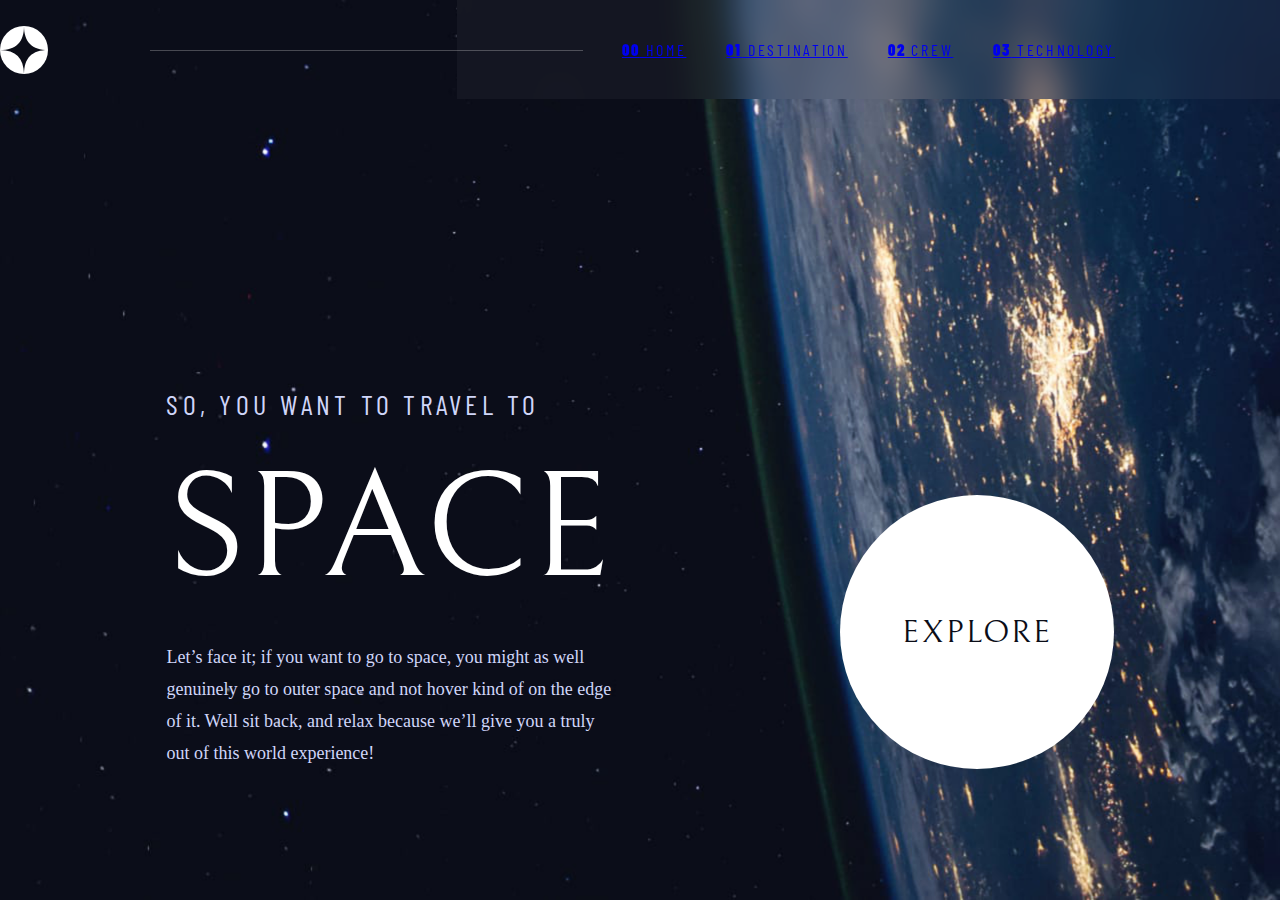
<file: code/index.html>
<!DOCTYPE html>
<html lang="en">

<head>
  <meta charset="UTF-8">
  <meta name="viewport" content="width=device-width, initial-scale=1.0">
  <!-- Favicon -->
  <link rel="icon" type="image/png" sizes="32x32" href="./assets/favicon-96x96.png">
  <!-- CSS Stylesheet -->
  <link rel="stylesheet" href="./style.css">
  <!-- Google fonts -->
  <link rel="preconnect" href="https://fonts.googleapis.com">
  <link rel="preconnect" href="https://fonts.gstatic.com" crossorigin>
  <link href="https://fonts.googleapis.com/css2?family=Barlow+Condensed:wght@400;700&family=Bellefair&display=swap"
    rel="stylesheet">
  <title>Space tourism website</title>
</head>

<body>
  <header>
    <nav class="navbar">
      <img src="./assets/shared/logo.svg" alt="Website logo" class="logo">
      <div class="line"></div>
      <ul class="nav-list">
        <li class="nav-list-item">
          <a href="./destination/destination.html"><span>00</span> Home</a>
        </li>
        <li class="nav-list-item">
          <a href="./destination/destination.html"><span>01</span> Destination</a>
        </li>
        <li class="nav-list-item">
          <a href="./crew/crew.html"><span>02</span> Crew</a>
        </li>
        <li class="nav-list-item">
          <a href="./technology/technology.html"><span>03</span> Technology</a>
        </li>
      </ul>
      <!-- HAMBURGER ICON -->
      <div class="hamburger" id="hamburger">
        <img src="./assets/shared/icon-hamburger.svg" alt="menu icon">
      </div>
    </nav>
    <!-- SIDEBAR -->
    <div class="mobile-menu" id="sidebar">
      <div class="close-btn" id="closeBtn">
        <img src="./assets/shared/icon-close.svg" alt="close button icon">
      </div>
      <ul class="sidebar-list">
        <li>
          <a href="./index.html">
            <span>00</span> Home
          </a>
        </li>
        <li>
          <a href="./destination/destination.html">
            <span>01</span> Destination
          </a>
        </li>
        <li>
          <a href="./crew/crew.html">
            <span>00</span> crew
          </a>
        </li>
        <li>
          <a href="./technology/technology.html">
            <span>03</span> technology
          </a>
        </li>
      </ul>
    </div>
  </header>
  <main>
    <img src="./assets/home/background-home-desktop.png" alt="space background" class="background-img-desktop">
    <img src="./assets/home/background-home-tablet.png" alt="space background" class="background-img-tablet">
    <img src="./assets/home/background-home-mobile.png" alt="space background" class="background-img-mobile">
    <!-- INFO SECTION -->
    <section class="info">
      <div class="info-txt">
        <h3>so, you want to travel to</h3>
        <h1>space</h1>
        <p>Let’s face it; if you want to go to space, you might as well genuinely go to outer space and not hover kind
          of on the edge of it. Well sit back, and relax because we’ll give you a truly out of this world experience!
        </p>
      </div>
      <div class="info-explore">
        <p>Explore</p>
      </div>
    </section>
  </main>
  <script src="app.js"></script>
</body>

</html>
</file>
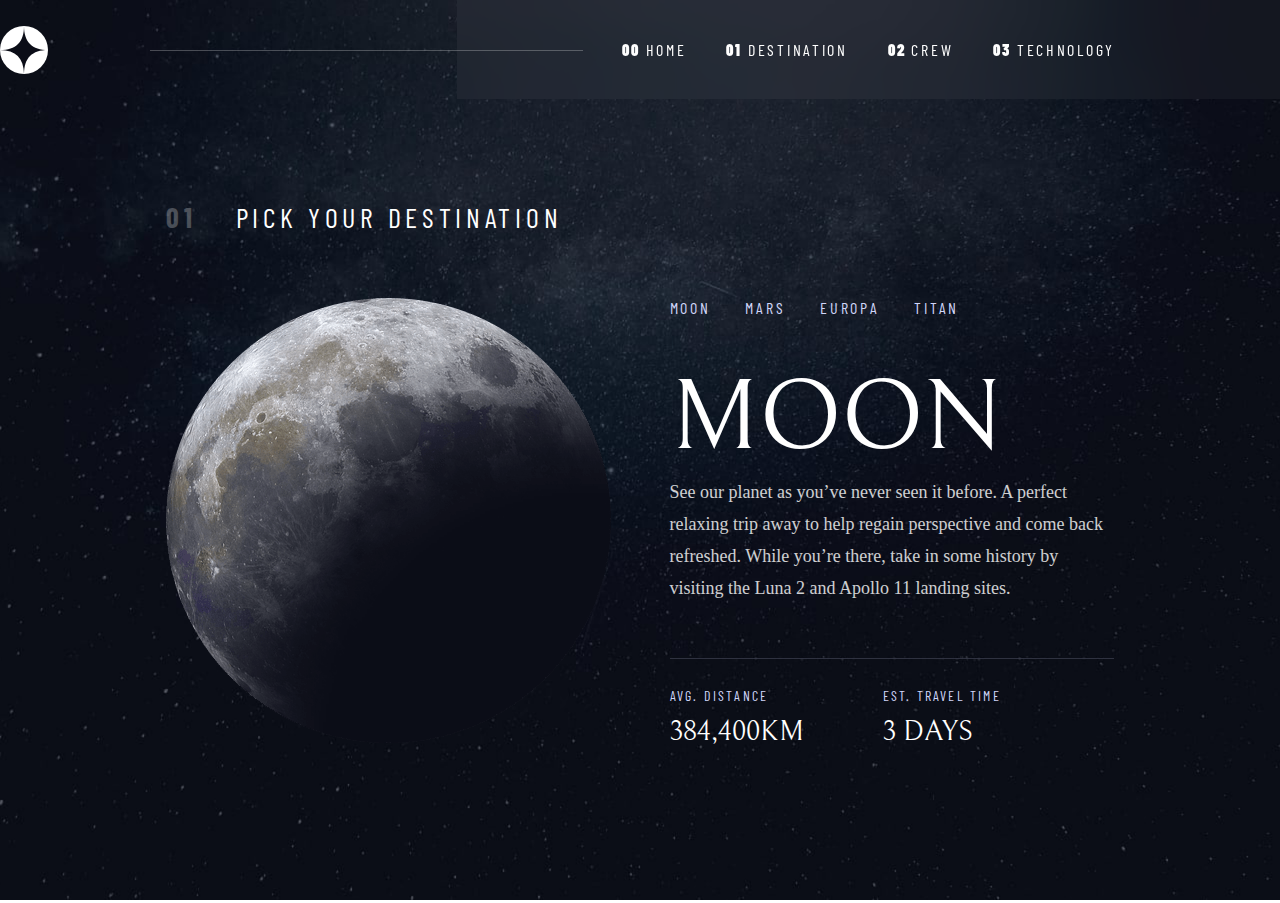
<file: code/destination/destination.html>
<!DOCTYPE html>
<html lang="en">

<head>
    <meta charset="UTF-8">
    <meta http-equiv="X-UA-Compatible" content="IE=edge">
    <meta name="viewport" content="width=device-width, initial-scale=1.0">
    <!-- Favicon -->
    <link rel="icon" type="image/png" sizes="32x32" href="../assets/favicon-96x96.png">
    <!-- CSS Stylesheet -->
    <link rel="stylesheet" href="./destination.css">
    <!-- Google fonts -->
    <link rel="preconnect" href="https://fonts.googleapis.com">
    <link rel="preconnect" href="https://fonts.gstatic.com" crossorigin>
    <link href="https://fonts.googleapis.com/css2?family=Barlow+Condensed:wght@400;700&family=Bellefair&display=swap"
        rel="stylesheet">
    <title>Destination</title>
</head>

<body>
    <header>
        <nav class="navbar">
            <img src="../assets/shared/logo.svg" alt="Website logo" class="logo">
            <div class="line"></div>
            <ul class="nav-list">
                <li class="nav-list-item">
                    <a href="../index.html"><span>00</span> Home</a>
                </li>
                <li class="nav-list-item">
                    <a href="./destination/destination.html"><span>01</span> Destination</a>
                </li>
                <li class="nav-list-item">
                    <a href="./crew/crew.html"><span>02</span> Crew</a>
                </li>
                <li class="nav-list-item">
                    <a href="./technology/technology.html"><span>03</span> Technology</a>
                </li>
            </ul>
            <!-- HAMBURGER ICON -->
            <div class="hamburger" id="hamburger">
                <img src="../assets/shared/icon-hamburger.svg" alt="menu icon">
            </div>
        </nav>
        <!-- SIDEBAR -->
        <div class="mobile-menu" id="sidebar">
            <div class="close-btn" id="closeBtn">
                <img src="../assets/shared/icon-close.svg" alt="close button icon">
            </div>
            <ul class="sidebar-list">
                <li>
                    <a href="./index.html">
                        <span>00</span> Home
                    </a>
                </li>
                <li>
                    <a href="./destination/destination.html">
                        <span>01</span> Destination
                    </a>
                </li>
                <li>
                    <a href="./crew/crew.html">
                        <span>00</span> crew
                    </a>
                </li>
                <li>
                    <a href="./technology/technology.html">
                        <span>03</span> technology
                    </a>
                </li>
            </ul>
        </div>
    </header>
    <main>
        <!-- BACKGOUND IMAGES -->
        <img class="background-img-desktop" src="../assets/destination/background-destination-desktop.png"
            alt="Destination page background">
        <img class="background-img-tablet" src="../assets/destination/background-destination-tablet.png"
            alt="Destination page background">
        <img class="background-img-mobile" src="../assets/destination/background-destination-mobile.png"
            alt="Destination page background">
        <!-- INFO SECTION DESTINATION -->
        <section class="info-section">
            <div class="info-section-title">
                <h2><span>01</span> pick your destination</h2>
            </div>
            <div class="info-section-planets">
                <div class="info-section-planet">
                    <img src="../assets/destination/image-moon.png" alt="Planet image">
                </div>
                <div class="info-section-main">
                    <ul>
                        <li>Moon</li>
                        <li>Mars</li>
                        <li>Europa</li>
                        <li>Titan</li>
                    </ul>
                    <h2>Moon</h2>
                    <p>See our planet as you’ve never seen it before. A perfect relaxing trip away to help regain
                        perspective and come back refreshed. While you’re there, take in some history by visiting the
                        Luna 2 and Apollo 11 landing sites.
                    </p>
                    <div class="info-section-distance-time">
                        <div class="distance">
                            <span>Avg. distance</span>
                            <p>384,400km</p>
                        </div>
                        <div class="time">
                            <span>Est. travel time</span>
                            <p>3 days</p>
                        </div>
                    </div>
                </div>
            </div>
        </section>
    </main>
    <script src="destination.js"></script>
</body>

</html>
</file>
<file: code/style.css>
*,
*::before,
*::after {
  box-sizing: border-box;
  margin: 0;
  padding: 0;
}

/* Changes the default 16px font size to 10px */
html {
  font-size: 62.5%;
}

body {
  overflow: hidden;
  font-family: "Bellefair", serif;
  position: relative;
}

/*************** DESKTOP VIEW ***************/

/* DESKTOP HEADER */
header {
  max-width: 137rem;
  margin: 0 auto;
  position: relative;
}

.navbar {
  display: flex;
  align-items: center;
  justify-content: space-between;
  width: 100%;
  z-index: 2;
  position: absolute;
}

.line {
  position: absolute;
  width: 43.3rem;
  height: 0.11rem;
  z-index: 2;
  top: 5rem;
  left: 15rem;
  background: rgba(255, 255, 255, 0.25);
}

.nav-list {
  display: flex;
  background: rgba(255, 255, 255, 0.04);
  backdrop-filter: blur(1.777rem);
  padding: 0 16.5rem 0 12.5rem;
}

.nav-list li {
  list-style: none;
  font-weight: 400;
  font-size: 1.5rem;
  line-height: 2.6rem;
  margin-left: 4rem;
  padding: 4rem 0 4rem 0;
  color: #5e607a;
  transition: all 0.2s ease-in-out;
}

.nav-list li:hover {
  cursor: pointer;
  box-shadow: inset 0 -0.3rem 0 0 #fff;
  transition: all 0.2s ease-in-out;
}

.nav-list li span {
  font-family: "Barlow Condensed", sans-serif;
  font-weight: 700;
  font-size: 1.6rem;
  line-height: 1.9rem;
  letter-spacing: 0.2rem;
  font-weight: 900;
}

.nav-list li {
  font-family: "Barlow Condensed", sans-serif;
  font-weight: 400;
  font-size: 1.6rem;
  line-height: 1.9rem;
  letter-spacing: 0.27rem;
  color: #fff;
  text-transform: uppercase;
}

.hamburger,
.mobile-menu {
  display: none;
}

/* DESKTOP MAIN */
.background-img-desktop {
  width: 100vw;
  height: 100vh;
  object-fit: cover;
  z-index: 1;
}

.background-img-tablet {
  display: none;
}

.background-img-mobile {
  display: none;
}

/* INFO SECTION */
.info {
  position: absolute;
  top: 38.7rem;
  left: 0;
  right: 0;
  margin-left: auto;
  margin-right: auto;
  display: flex;
  align-items: flex-end;
  justify-content: space-between;
  width: 74vw;
  max-width: 105rem;
  z-index: 2;
}

.info-txt > h3 {
  font-family: "Barlow Condensed";
  text-transform: uppercase;
  font-style: normal;
  font-weight: 400;
  font-size: 2.8rem;
  line-height: 3.4rem;
  letter-spacing: 0.425rem;
  color: #d0d6f9;
  margin-bottom: 2.4rem;
}

.info-txt > h1 {
  font-family: "Bellefair";
  font-style: normal;
  font-weight: 400;
  font-size: 15rem;
  line-height: 17.2rem;
  color: #ffffff;
  text-transform: uppercase;
  margin-bottom: 2.4rem;
}

.info-txt > p {
  font-family: "Barlow";
  font-style: normal;
  font-weight: 400;
  font-size: 1.8rem;
  line-height: 3.2rem;
  color: #d0d6f9;
  width: 44.5rem;
}

.info-explore {
  background-color: #fff;
  width: 27.4rem;
  height: 27.4rem;
  border-radius: 50%;
  position: relative;
}

.info-explore > p {
  position: absolute;
  top: 50%;
  text-align: center;
  transform: translateY(-50%);
  text-transform: uppercase;
  width: 27.4rem;
  font-family: "Bellefair";
  font-style: normal;
  font-weight: 400;
  font-size: 32px;
  line-height: 37px;
  letter-spacing: 2px;
  color: #0b0d17;
}

/*************** TABLET VIEW ***************/
@media screen and (max-width: 768px) {
  /* TABLET HEADER */
  .navbar {
    margin-left: 4rem;
    margin-top: 0;
  }

  .line {
    display: none;
  }

  .nav-list {
    padding: 0 7.8rem 0 4.8rem;
  }

  .nav-list li:nth-of-type(1) {
    margin-left: 0;
  }

  .nav-list li span {
    display: none;
  }

  /* TABLET MAIN */

  .background-img-desktop {
    display: none;
  }

  .background-img-tablet {
    display: block;
    width: 100vw;
    height: 100vh;
    object-fit: cover;
    z-index: 1;
  }

  /* INFO SECTION */
  .info {
    top: 20rem;
    flex-direction: column;
    justify-content: space-between;
    align-items: center;
  }

  .info-txt {
    text-align: center;
  }

  .info-txt > h3 {
    font-size: 2rem;
    line-height: 2.4rem;
    letter-spacing: 0.3rem;
  }

  .info-txt > h1 {
    line-height: 15rem;
  }

  .info-txt > p {
    font-size: 1.5rem;
    line-height: 2.8rem;
  }

  .info-explore {
    margin-top: 15.6rem;
  }
}

/*************** MOBILE VIEW ***************/

@media screen and (max-width: 375px) {
  /* MOBILE MAIN */
  .background-img-tablet {
    display: none;
  }

  .background-img-mobile {
    display: block;
    width: 100vw;
    height: 100vh;
    object-fit: cover;
    z-index: 1;
  }
  /* MOBILE MENU & SIDEBAR */

  .navbar {
    margin: 2.4rem 2.4rem 0 2.4rem;
    width: 87.03%;
  }

  .hamburger,
  .mobile-menu {
    display: block;
    z-index: 2;
  }

  .mobile-menu {
    background: rgba(255, 255, 255, 0.04);
    backdrop-filter: blur(1.777rem);
    position: fixed;
    top: 0;
    right: 0;
    transform: translateX(100%);
    opacity: 0;
    width: 25.6rem;
    height: 100vh;
    padding: 14.4rem 3rem 0 3rem;
    box-shadow: 2px 5px 25px rgb(0, 0, 0 /15%);
    transition: all 0.2s ease-in-out;
    z-index: 10;
  }

  .mobile-menu.open {
    transform: translateX(0);
    opacity: 1;
  }

  .close-btn {
    position: absolute;
    top: 3rem;
    right: 2rem;
    cursor: pointer;
  }

  .sidebar-list li span {
    font-family: "Barlow Condensed", sans-serif;
    font-weight: 700;
    font-size: 1.6rem;
    line-height: 1.9rem;
    letter-spacing: 0.2rem;
    font-weight: 900;
  }

  .sidebar-list li {
    font-family: "Barlow Condensed", sans-serif;
    font-weight: 400;
    font-size: 1.6rem;
    line-height: 1.9rem;
    letter-spacing: 0.27rem;
    color: #fff;
    text-transform: uppercase;
    list-style: none;
    margin-bottom: 3.2rem;
    cursor: pointer;
    transition: all 0.2s ease-in-out;
    height: 2vh;
  }

  .sidebar-list li:hover {
    cursor: pointer;
    box-shadow: inset 0 -0.3rem 0 0 #fff;
    transition: all 0.2s ease-in-out;
    padding-bottom: 0.5rem;
  }

  /* MOBILE HEADER */
  .nav-list {
    display: none;
  }

  /* INFO SECTION */
  .info-txt > h3 {
    font-size: 1.6rem;
    line-height: 1.9rem;
    letter-spacing: 0.27rem;
  }

  .info-txt > h1 {
    font-size: 8rem;
    line-height: 10rem;
  }

  .info-txt > p {
    width: 30rem;
  }

  .info-explore {
    margin-top: 8rem;
  }
}
</file>
<file: code/destination/destination.css>
*,
*::before,
*::after {
  box-sizing: border-box;
  margin: 0;
  padding: 0;
}

/* Changes the default 16px font size to 10px */
html {
  font-size: 62.5%;
}

body {
  overflow: hidden;
  font-family: "Bellefair", serif;
  position: relative;
}

/*************** DESKTOP VIEW ***************/

/* DESKTOP HEADER */
header {
  max-width: 137rem;
  margin: 0 auto;
  position: relative;
}

.navbar {
  display: flex;
  align-items: center;
  justify-content: space-between;
  width: 100%;
  z-index: 2;
  position: absolute;
}

.line {
  position: absolute;
  width: 43.3rem;
  height: 0.11rem;
  z-index: 2;
  top: 5rem;
  left: 15rem;
  background: rgba(255, 255, 255, 0.25);
}

.nav-list {
  display: flex;
  background: rgba(255, 255, 255, 0.04);
  backdrop-filter: blur(1.777rem);
  padding: 0 16.5rem 0 12.5rem;
}

.nav-list li {
  list-style: none;
  padding: 4rem 0 4rem 0;
}

.nav-list li a {
  font-family: "Barlow Condensed", sans-serif;
  text-decoration: none;
  text-transform: uppercase;
  font-weight: 400;
  font-size: 1.6rem;
  line-height: 1.9rem;
  margin-left: 4rem;
  letter-spacing: 0.27rem;
  color: #fff;
  transition: all 0.2s ease-in-out;
}

.nav-list li a:hover {
  cursor: pointer;
  box-shadow: inset 0 -0.3rem 0 0 #fff;
  padding-bottom: 4rem;
  transition: all 0.2s ease-in-out;
}

.nav-list li a span {
  font-family: "Barlow Condensed", sans-serif;
  font-weight: 700;
  font-size: 1.6rem;
  line-height: 1.9rem;
  letter-spacing: 0.2rem;
  font-weight: 900;
}

.hamburger,
.mobile-menu {
  display: none;
}
/* DESKTOP MAIN */
.background-img-desktop {
  width: 100vw;
  height: 100vh;
  object-fit: cover;
  /* z-index: 1; */
}

.background-img-tablet {
  display: none;
}

.background-img-mobile {
  display: none;
}

/* DESKTOP INFO SECTION DESTINATION */
main {
  position: relative;
}

.info-section {
  position: absolute;
  top: 20rem;
  left: 0;
  right: 0;
  margin-left: auto;
  margin-right: auto;
  width: 74vw;
  max-width: 105rem;
  z-index: 2;
}

.info-section-title span {
  font-family: "Barlow Condensed";
  font-style: normal;
  font-weight: 700;
  font-size: 28px;
  line-height: 34px;
  letter-spacing: 4.725px;
  color: #ffffff;
  mix-blend-mode: normal;
  padding-right: 2.8rem;
  opacity: 0.25;
}

.info-section-title h2 {
  font-family: "Barlow Condensed";
  font-weight: 400;
  font-size: 2.8rem;
  letter-spacing: 0.47rem;
  text-transform: uppercase;
  color: #ffffff;
}

.info-section-planets {
  display: flex;
  justify-content: space-between;
  margin-top: 6.4rem;
  color: #fff;
}

.info-section-main {
  width: 44.4rem;
}

.info-section-main ul {
  display: flex;
  margin-bottom: 4.5rem;
}

.info-section-main ul li {
  list-style: none;
  font-family: "Barlow Condensed";
  font-weight: 400;
  font-size: 1.6rem;
  letter-spacing: 0.27rem;
  margin-left: 3.5rem;
  color: #d0d6f9;
  text-transform: uppercase;
  height: 2vh;
  transition: all 0.2s ease-in-out;
}

.info-section-main ul li:hover {
  cursor: pointer;
  box-shadow: inset 0 -0.3rem 0 0 #fff;
  transition: all 0.2s ease-in-out;
  padding-bottom: 0.5rem;
  color: #ffffff;
}

.info-section-main ul li:nth-child(1) {
  margin-left: 0;
}

.info-section-main h2 {
  font-family: "Bellefair";
  font-weight: 400;
  font-size: 10rem;
  text-transform: uppercase;
  color: #ffffff;
}

.info-section-main > p {
  font-family: "Barlow";
  font-weight: 400;
  font-size: 1.8rem;
  line-height: 3.2rem;
  color: #fff;
  opacity: 0.8;
  padding-bottom: 5.4rem;
  border-bottom: 1px solid #383b4b;
}

.info-section-distance-time {
  display: flex;
  margin-top: 2.8rem;
}

.distance span {
  font-family: "Barlow Condensed";
  font-weight: 400;
  font-size: 1.4rem;
  letter-spacing: 0.22rem;
  text-transform: uppercase;
  color: #d0d6f9;
}

.distance p {
  font-family: "Bellefair";
  font-weight: 400;
  font-size: 2.8rem;
  text-transform: uppercase;
  margin-top: 1.2rem;
  color: #ffffff;
}

.time {
  margin-left: 7.9rem;
}

.time span {
  font-family: "Barlow Condensed";
  font-weight: 400;
  font-size: 1.4rem;
  letter-spacing: 0.22rem;
  text-transform: uppercase;
  color: #d0d6f9;
}

.time p {
  font-family: "Bellefair";
  font-weight: 400;
  font-size: 2.8rem;
  text-transform: uppercase;
  margin-top: 1.2rem;
  color: #ffffff;
}

/*************** TABLET VIEW ***************/
@media screen and (max-width: 768px) {
  /* TABLET HEADER */
  .navbar {
    margin-left: 4rem;
    margin-top: 0;
  }

  .line {
    display: none;
  }

  .nav-list {
    padding: 0 7.8rem 0 4.8rem;
  }

  .nav-list li:nth-of-type(1) a {
    margin-left: 0;
  }

  .nav-list li a {
    font-size: 1.4rem;
    line-height: 1.7rem;
    letter-spacing: 0.23rem;
  }

  .nav-list li span {
    display: none;
  }
  /* TABLET MAIN */
  .background-img-desktop {
    display: none;
  }

  .background-img-tablet {
    display: block;
    width: 100vw;
    height: 100vh;
    object-fit: cover;
  }

  /* TABLET INFO SECTION DESTINATION */
  .info-section {
    width: 88vw;
  }

  .info-section-title span {
    font-size: 2rem;
    line-height: 2.4rem;
    letter-spacing: 0.33rem;
  }

  .info-section-title h2 {
    font-size: 2rem;
    line-height: 2.4rem;
    letter-spacing: 0.33rem;
  }

  .info-section-planets {
    flex-direction: column;
    align-items: center;
  }

  .info-section-main {
    width: 51.4rem;
    text-align: center;
  }

  .info-section-main ul {
    justify-content: center;
    margin-top: 5.3rem;
  }

  .info-section-main h2 {
    font-size: 8rem;
    line-height: 9.2rem;
    margin-bottom: 3rem;
  }

  .info-section-main > p {
    font-size: 1.6rem;
    line-height: 2.8rem;
  }

  .info-section-distance-time {
    justify-content: center;
  }
}

/*************** MOBILE VIEW ***************/

@media screen and (max-width: 375px) {
  /* MOBILE MAIN */
  .background-img-tablet {
    display: none;
  }

  .background-img-mobile {
    display: block;
    width: 100vw;
    height: 100vh;
    object-fit: cover;
    /* z-index: 1; */
  }

  /* MOBILE MENU & SIDEBAR */

  .navbar {
    margin: 2.4rem 2.4rem 0 2.4rem;
    width: 87.03%;
  }

  .hamburger {
    cursor: pointer;
  }

  .hamburger,
  .mobile-menu {
    display: block;
    z-index: 2;
  }

  .mobile-menu {
    background: rgba(255, 255, 255, 0.04);
    backdrop-filter: blur(1.777rem);
    position: fixed;
    top: 0;
    right: 0;
    transform: translateX(100%);
    opacity: 0;
    width: 25.6rem;
    height: 100vh;
    padding: 14.4rem 3rem 0 3rem;
    box-shadow: 2px 5px 25px rgb(0, 0, 0 /15%);
    transition: all 0.2s ease-in-out;
    z-index: 10;
  }

  .mobile-menu.open {
    transform: translateX(0);
    opacity: 1;
  }

  .close-btn {
    position: absolute;
    top: 3rem;
    right: 2rem;
    cursor: pointer;
  }

  .sidebar-list li {
    list-style: none;
    margin-bottom: 3.2rem;
    cursor: pointer;
  }

  .sidebar-list li span {
    font-family: "Barlow Condensed", sans-serif;
    font-weight: 700;
    font-size: 1.6rem;
    line-height: 1.9rem;
    letter-spacing: 0.2rem;
    font-weight: 900;
  }

  .sidebar-list li a {
    font-family: "Barlow Condensed", sans-serif;
    font-weight: 400;
    font-size: 1.6rem;
    line-height: 1.9rem;
    letter-spacing: 0.27rem;
    color: #fff;
    text-transform: uppercase;
    text-decoration: none;
    transition: all 0.2s ease-in-out;
    height: 2vh;
  }

  .sidebar-list li a:hover {
    cursor: pointer;
    box-shadow: inset 0 -0.3rem 0 0 #fff;
    transition: all 0.2s ease-in-out;
    padding-bottom: 0.5rem;
  }

  /* MOBILE HEADER */
  .nav-list {
    display: none;
  }

  /* MOBILE INFO SECTION DESTINATION */
  .info-section-title {
    text-align: center;
  }

  .info-section-planets {
    margin-top: 3.2rem;
  }

  .info-section-planet > img {
    width: 17rem;
  }

  .info-section-title span {
    font-size: 1.6rem;
    letter-spacing: 0.27rem;
    padding-right: 1.8rem;
  }

  .info-section-title h2 {
    font-size: 1.6rem;
    letter-spacing: 0.27rem;
  }

  .info-section-main {
    width: 32rem;
  }

  .info-section-main ul {
    margin: 2.6rem 0 2rem 0;
  }

  .info-section-main ul li {
    font-size: 1.4rem;
    letter-spacing: 0.23rem;
  }

  .info-section-main h2 {
    font-size: 5.6rem;
    margin-bottom: 0;
  }

  .info-section-main > p {
    padding-bottom: 3.2rem;
  }

  .info-section-distance-time {
    flex-direction: column;
  }

  .time {
    margin: 3.2rem 0 0 0;
  }
}
</file>
